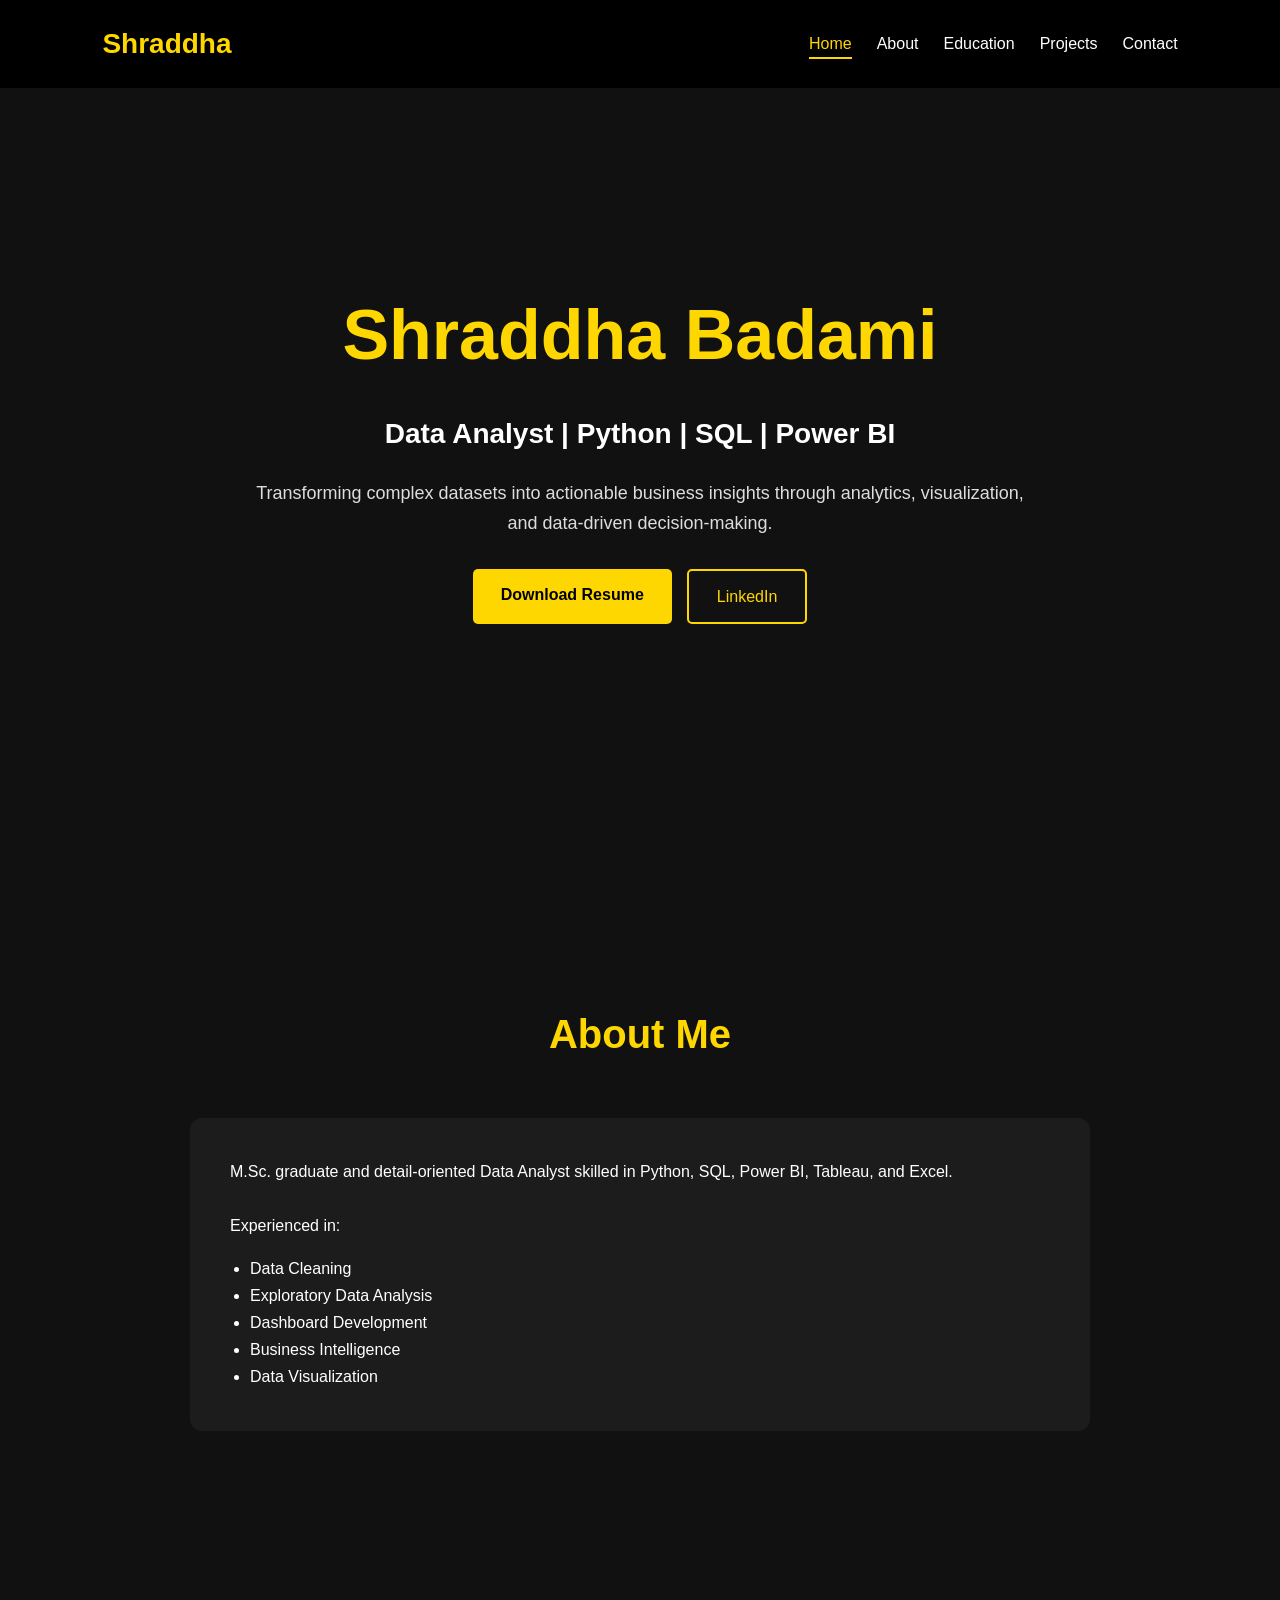
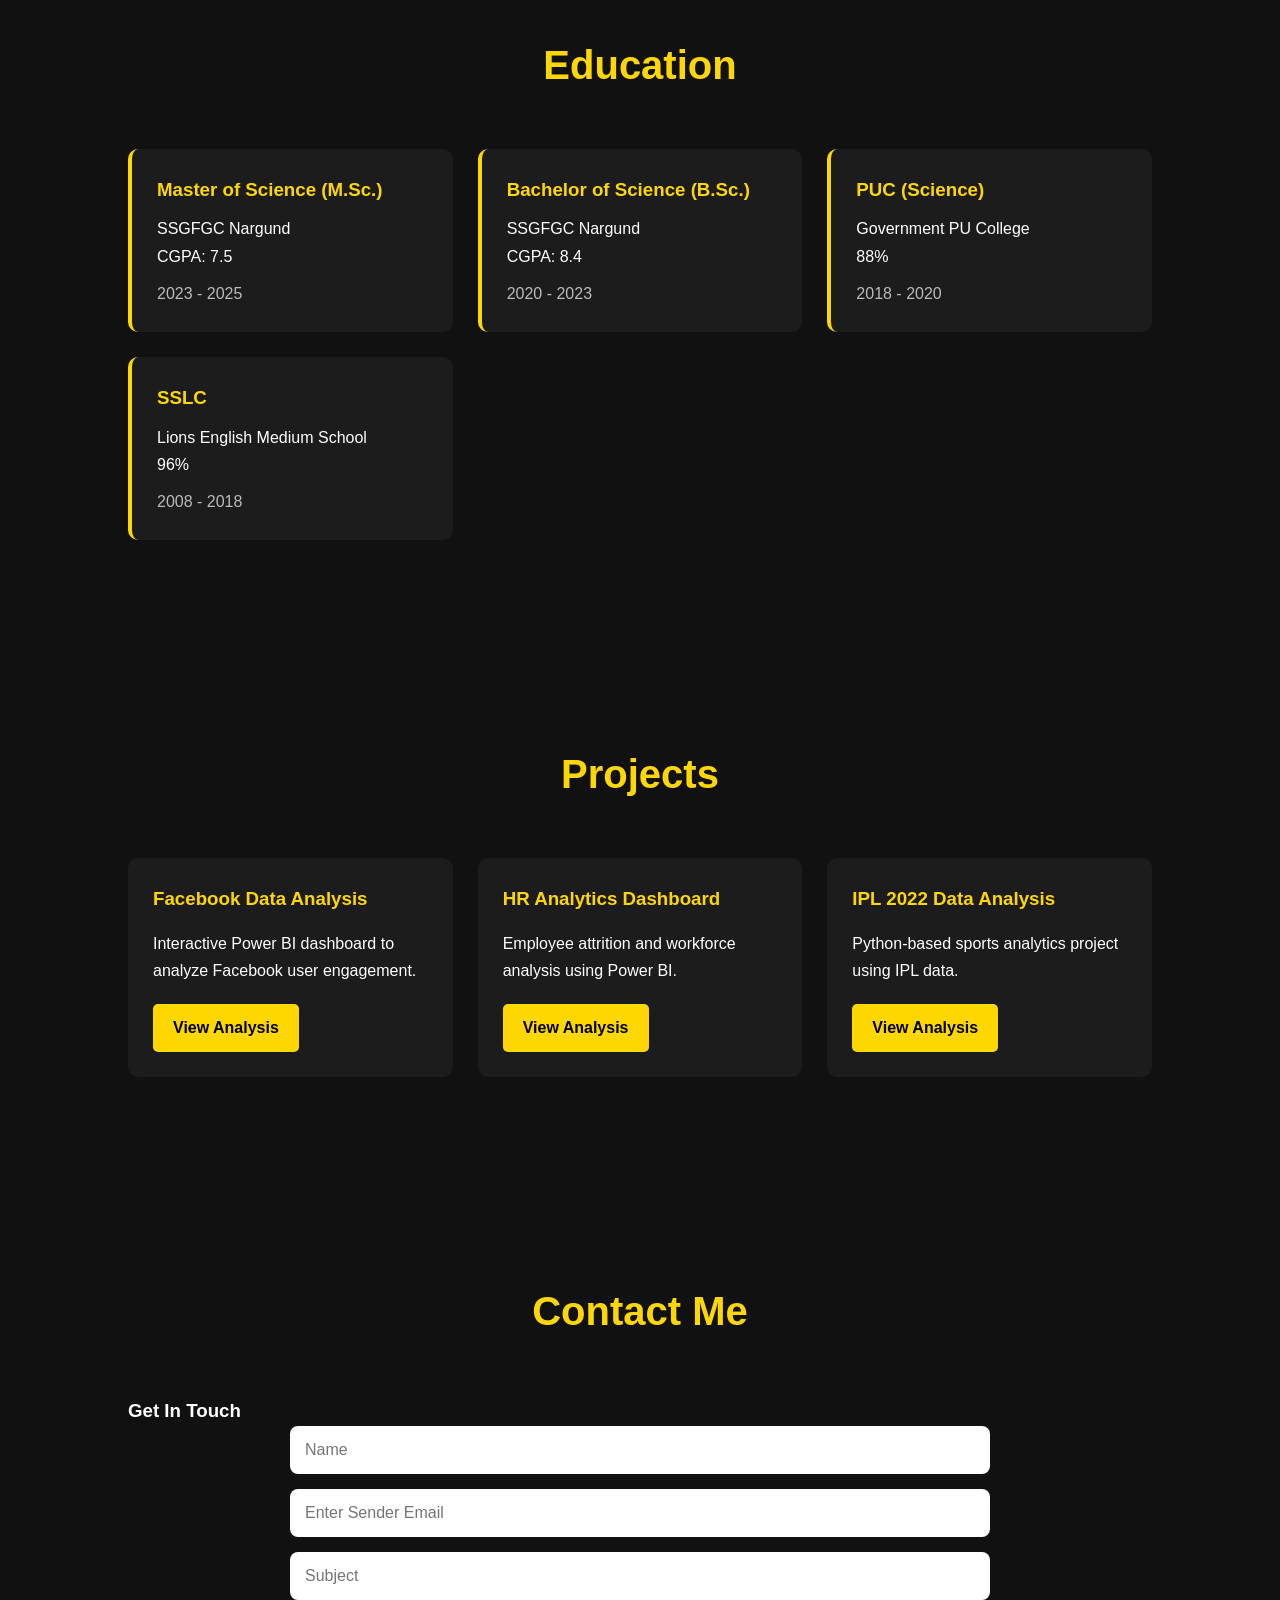
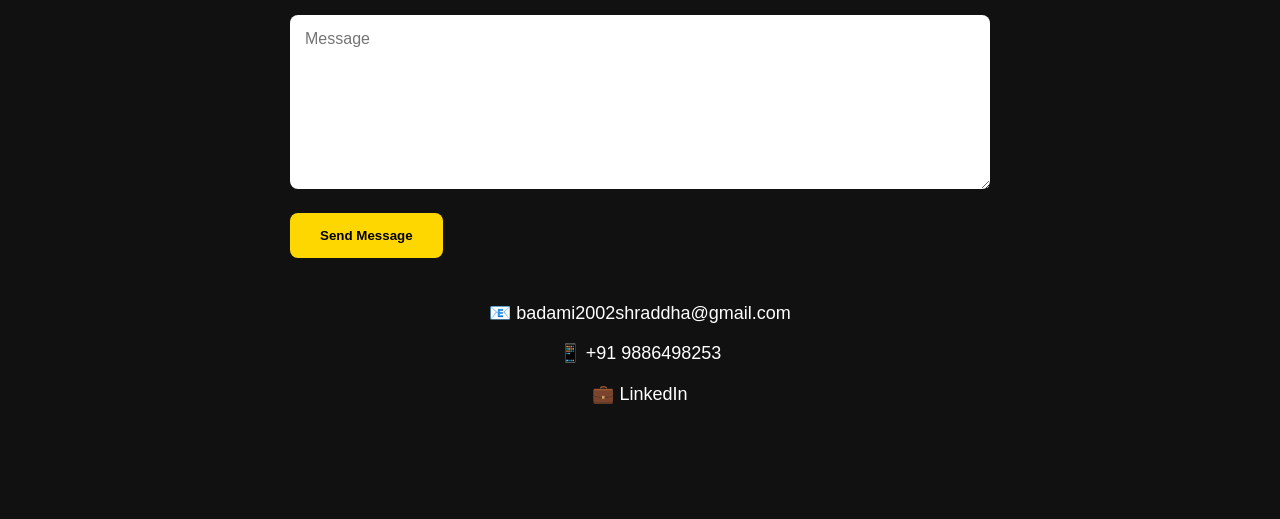
<file: index.html>
<!DOCTYPE html>
<html lang="en">

<head>
    <meta charset="UTF-8">
    <meta name="viewport" content="width=device-width, initial-scale=1.0">
    <title>Shraddha Badami | Data Analyst Portfolio</title>

    <link rel="stylesheet" href="style.css">
</head>

<body>

    <!-- Navigation -->

    <nav class="navbar">

        <div class="logo">
            Shraddha
        </div>

        <ul class="nav-links">
            <li><a href="#home">Home</a></li>
            <li><a href="#about">About</a></li>
            <li><a href="#education">Education</a></li>
            <li><a href="#projects">Projects</a></li>
            <li><a href="#contact">Contact</a></li>
        </ul>

    </nav>

    <!-- Home Section -->

    <section id="home" class="hero">

        <div class="hero-content">

            <h1>Shraddha Badami</h1>

            <h2>Data Analyst | Python | SQL | Power BI</h2>

            <p>
                Transforming complex datasets into actionable business insights through analytics,
                visualization, and data-driven decision-making.
            </p>

            <div class="hero-buttons">

               <a href="resume.pdf" download class="btn-primary">
                    Download Resume
                </a>

                <a href="https://www.linkedin.com/in/shraddha-badami-1229b22a0/"
                    target="_blank"
                    class="btn-secondary">
                    LinkedIn
                </a>

            </div>

        </div>

    </section>

    <!-- About -->

    <section id="about" class="section">

        <h2 class="section-title">About Me</h2>

        <div class="about-box">

            <p>
                M.Sc. graduate and detail-oriented Data Analyst skilled in Python,
                SQL, Power BI, Tableau, and Excel.
            </p>

            <br>

            <p>
                Experienced in:
            </p>

            <ul>
                <li>Data Cleaning</li>
                <li>Exploratory Data Analysis</li>
                <li>Dashboard Development</li>
                <li>Business Intelligence</li>
                <li>Data Visualization</li>
            </ul>

        </div>

    </section>

    <!-- Education -->

    <section id="education" class="section">

        <h2 class="section-title">Education</h2>

        <div class="education-container">

            <div class="education-card">

                <h3>Master of Science (M.Sc.)</h3>

                <p>SSGFGC Nargund</p>

                <p>CGPA: 7.5</p>

                <span>2023 - 2025</span>

            </div>

            <div class="education-card">

                <h3>Bachelor of Science (B.Sc.)</h3>

                <p>SSGFGC Nargund</p>

                <p>CGPA: 8.4</p>

                <span>2020 - 2023</span>

            </div>

            <div class="education-card">

                <h3>PUC (Science)</h3>

                <p>Government PU College</p>

                <p>88%</p>

                <span>2018 - 2020</span>

            </div>

            <div class="education-card">

                <h3>SSLC</h3>

                <p>Lions English Medium School</p>

                <p>96%</p>

                <span>2008 - 2018</span>

            </div>

        </div>

    </section>

    <!-- Projects -->

    <section id="projects" class="section">

        <h2 class="section-title">Projects</h2>

        <div class="projects-grid">

            <div class="project-card">

                <h3>Facebook Data Analysis</h3>

                <p>
                    Interactive Power BI dashboard to analyze Facebook user engagement.
                </p>

                <a href="projects/facebook.html">
                    View Analysis
                </a>

            </div>

            <div class="project-card">

                <h3>HR Analytics Dashboard</h3>

                <p>
                    Employee attrition and workforce analysis using Power BI.
                </p>

              <a href="projects/hr.html">
                    View Analysis
                </a>

            </div>

            <div class="project-card">

                <h3>IPL 2022 Data Analysis</h3>

                <p>
                    Python-based sports analytics project using IPL data.
                </p>
                <a href="projects/ipl.html">
                    View Analysis
                </a>

            </div>

        </div>

    </section>

    <!-- Contact -->

    <section id="contact" class="section">

    <h2 class="section-title">Contact Me</h2>

    <h3 class="contact-subtitle">
        Get In Touch
    </h3>

    <form class="contact-form">

        <input type="text" placeholder="Name" required>

        <input type="email" placeholder="Enter Sender Email" required>

        <input type="text" placeholder="Subject">

        <textarea rows="8" placeholder="Message"></textarea>

        <button type="submit">
            Send Message
        </button>

    </form>

    <div class="contact-info">

        <p>📧 badami2002shraddha@gmail.com</p>

        <p>📱 +91 9886498253</p>

        <p>💼 LinkedIn</p>

    </div>

</section>
</section>

<script src="script.js"></script>


</body>

</html>
</file>
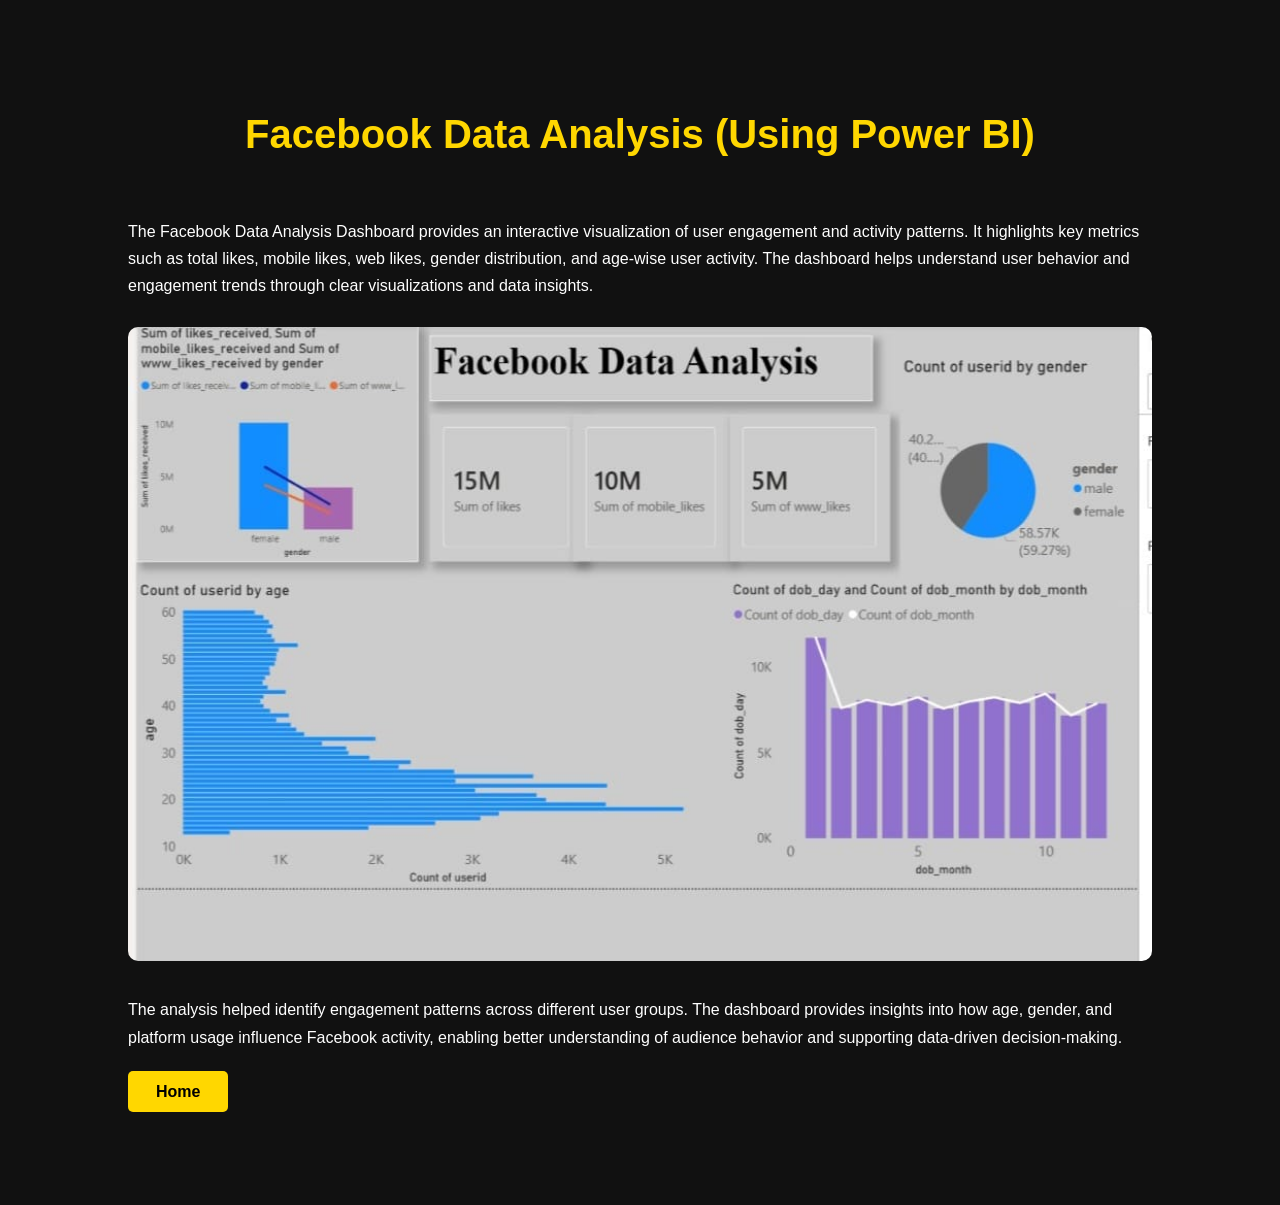
<file: projects/facebook.html>
<!DOCTYPE html>
<html lang="en">
<head>
<meta charset="UTF-8">
<meta name="viewport" content="width=device-width, initial-scale=1.0">
<title>Facebook Data Analysis</title>
<link rel="stylesheet" href="../style.css">
</head>

<body>

<section class="section">

<h1 class="section-title">
Facebook Data Analysis (Using Power BI)
</h1>

<p>
The Facebook Data Analysis Dashboard provides an interactive visualization of user engagement and activity patterns. It highlights key metrics such as total likes, mobile likes, web likes, gender distribution, and age-wise user activity. The dashboard helps understand user behavior and engagement trends through clear visualizations and data insights.
</p>

<br>

<img src="../images/facebook-dashboard.jpg"
alt="Facebook Dashboard"
style="width:100%; border-radius:10px;">
<br><br>

<p>
The analysis helped identify engagement patterns across different user groups. The dashboard provides insights into how age, gender, and platform usage influence Facebook activity, enabling better understanding of audience behavior and supporting data-driven decision-making.
</p>

<br>

<a href="../index.html" class="btn-primary">
Home
</a>

</section>

</body>
</html>
</file>
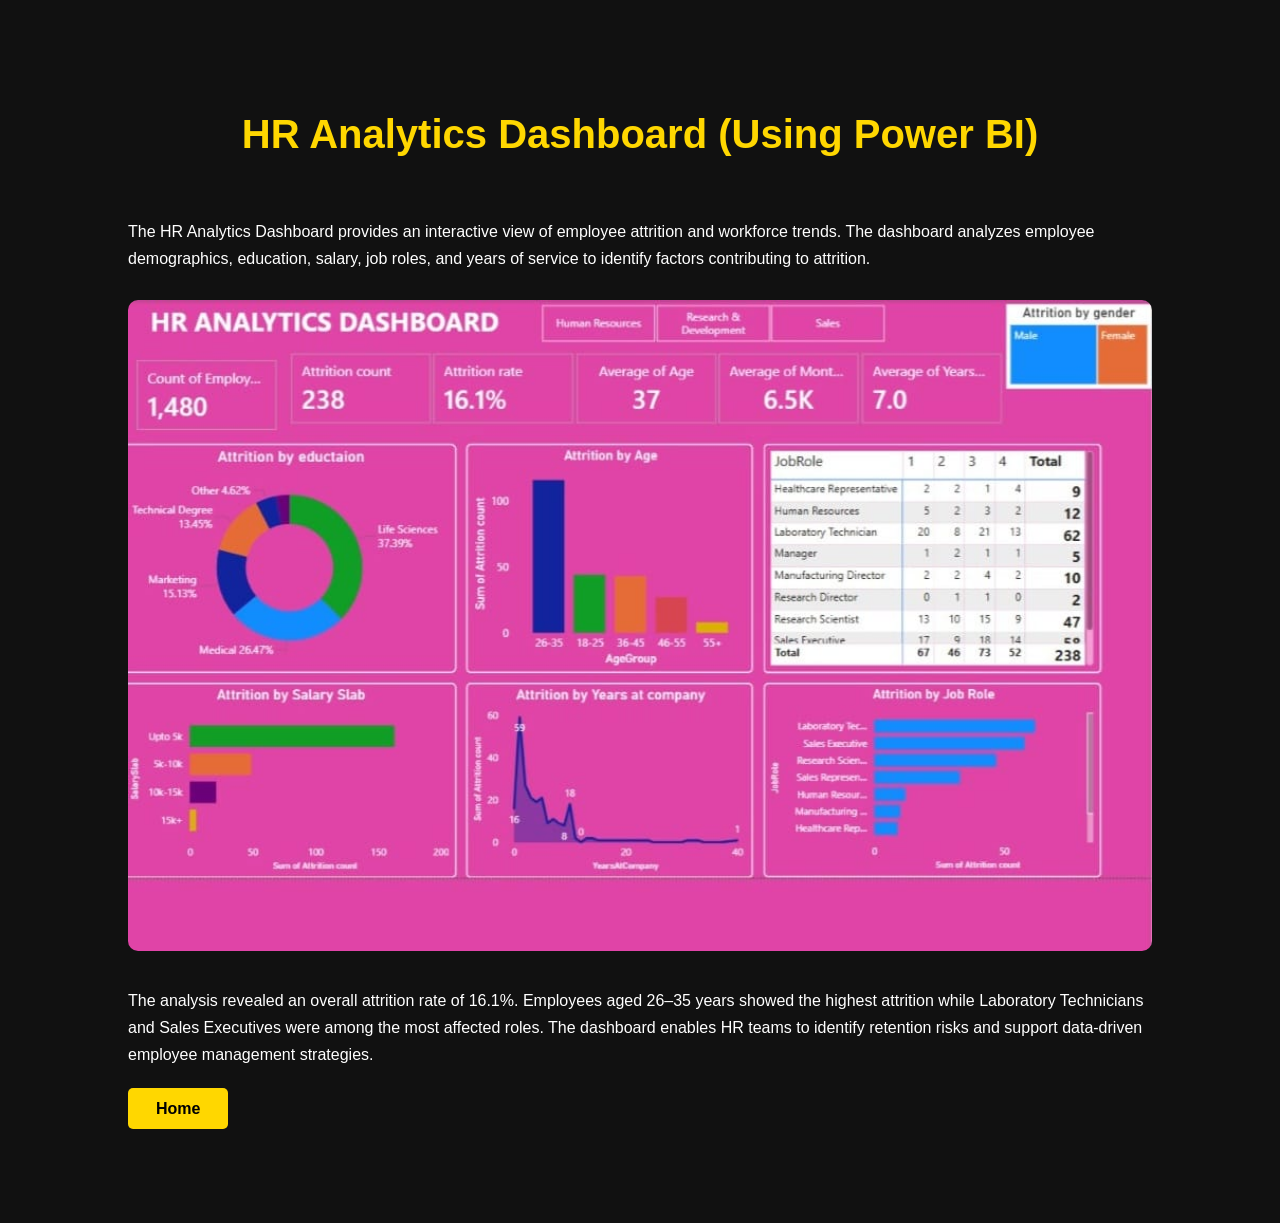
<file: projects/hr.html>
<!DOCTYPE html>
<html lang="en">
<head>
<meta charset="UTF-8">
<meta name="viewport" content="width=device-width, initial-scale=1.0">
<title>HR Analytics Dashboard</title>
<link rel="stylesheet" href="../style.css">
</head>

<body>

<section class="section">

<h1 class="section-title">
HR Analytics Dashboard (Using Power BI)
</h1>

<p>
The HR Analytics Dashboard provides an interactive view of employee attrition and workforce trends. The dashboard analyzes employee demographics, education, salary, job roles, and years of service to identify factors contributing to attrition.
</p>

<br>

<img src="../images/hr-dashboard.jpeg"
alt="HR Dashboard"
style="width:100%; border-radius:10px;">

<br><br>

<p>
The analysis revealed an overall attrition rate of 16.1%. Employees aged 26–35 years showed the highest attrition while Laboratory Technicians and Sales Executives were among the most affected roles. The dashboard enables HR teams to identify retention risks and support data-driven employee management strategies.
</p>

<br>

<a href="../index.html" class="btn-primary">
Home
</a>

</section>

</body>
</html>
</file>
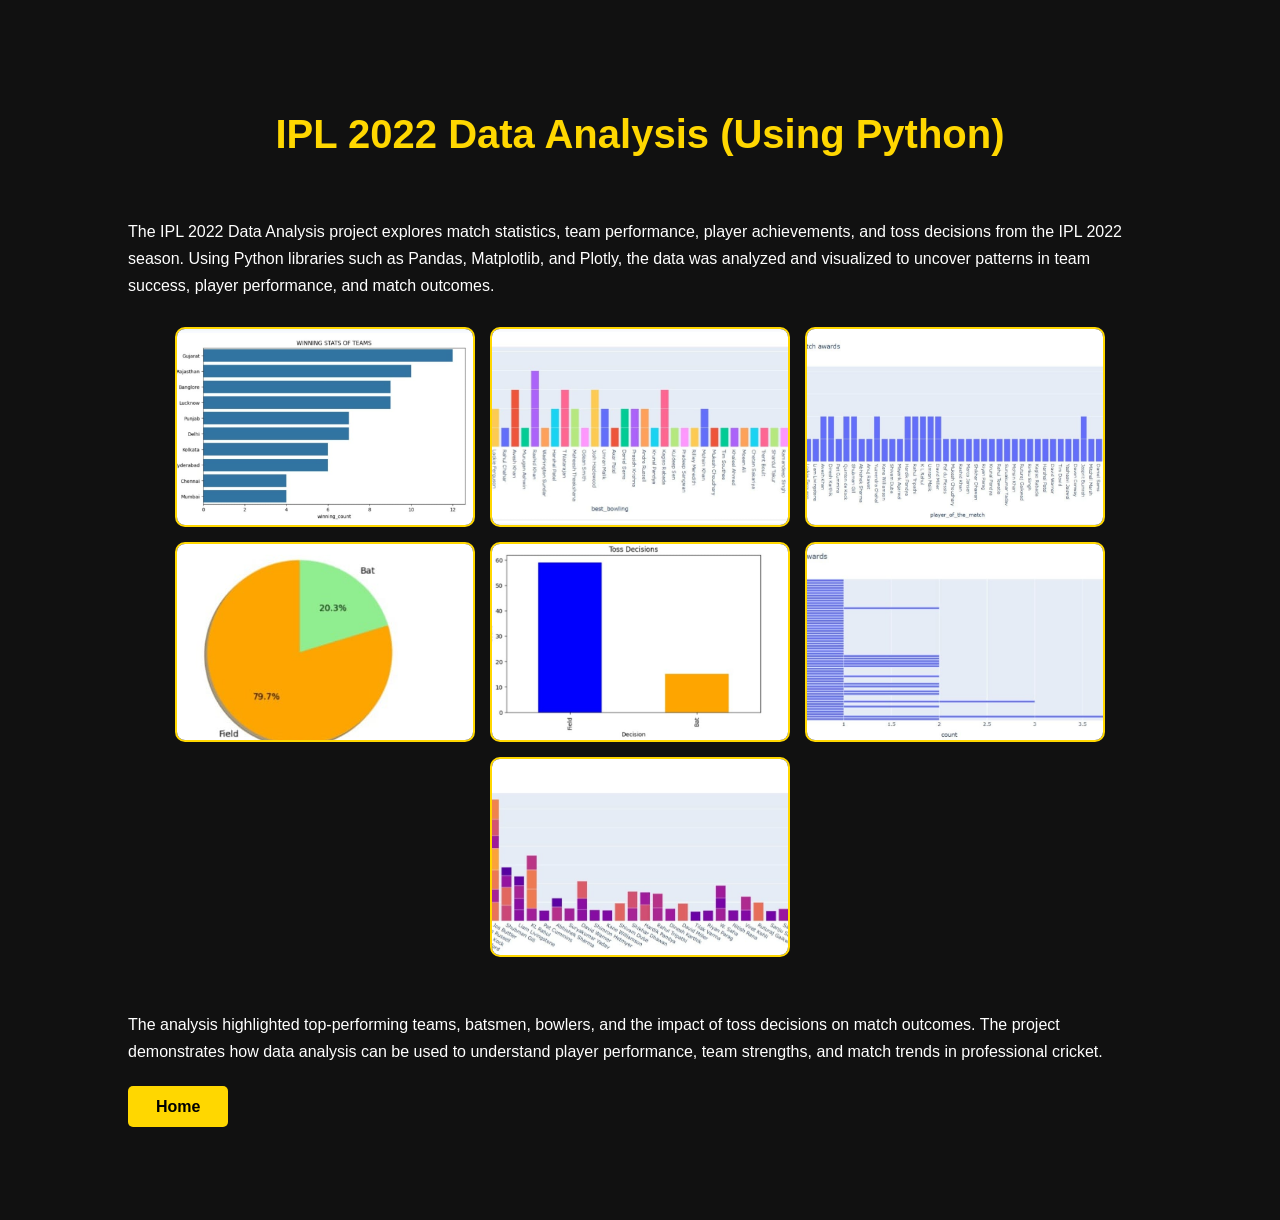
<file: projects/ipl.html>
<!DOCTYPE html>
<html lang="en">
<head>
<meta charset="UTF-8">
<meta name="viewport" content="width=device-width, initial-scale=1.0">
<title>IPL 2022 Data Analysis</title>
<link rel="stylesheet" href="../style.css">
</head>

<body>

<section class="section">

<h1 class="section-title">
IPL 2022 Data Analysis (Using Python)
</h1>

<p>
The IPL 2022 Data Analysis project explores match statistics, team performance, player achievements, and toss decisions from the IPL 2022 season. Using Python libraries such as Pandas, Matplotlib, and Plotly, the data was analyzed and visualized to uncover patterns in team success, player performance, and match outcomes.
</p>

<br>

<div class="gallery">
    <img src="../images/ipl_data_img-01.jpeg">
    <img src="../images/ipl_data_img-02.jpeg">
    <img src="../images/ipl_data_img-03.jpeg">
    <img src="../images/ipl_data_img-04.jpeg">
    <img src="../images/ipl_data_img-05.jpeg">
    <img src="../images/ipl_data_img-06.jpeg">
    <img src="../images/ipl_data_img-07.jpeg">
</div>
<br><br>

<p>
The analysis highlighted top-performing teams, batsmen, bowlers, and the impact of toss decisions on match outcomes. The project demonstrates how data analysis can be used to understand player performance, team strengths, and match trends in professional cricket.
</p>

<br>

<a href="../index.html" class="btn-primary">
Home
</a>

</section>

</body>
</html>
</file>
<file: style.css>
/* =========================
   GLOBAL
========================= */

*{
margin:0;
padding:0;
box-sizing:border-box;
scroll-behavior:smooth;
font-family:'Segoe UI',sans-serif;
}

body{
background:#111111;
color:white;
line-height:1.7;
overflow-x:hidden;
}

/* =========================
   NAVBAR
========================= */

.navbar{
position:fixed;
top:0;
width:100%;
display:flex;
justify-content:space-between;
align-items:center;
padding:20px 8%;
background:#000;
z-index:1000;
}

.logo{
font-size:28px;
font-weight:bold;
color:#FFD700;
}

.nav-links{
display:flex;
gap:25px;
list-style:none;
}

.nav-links a{
text-decoration:none;
color:white;
font-weight:500;
transition:0.3s;
}

.nav-links a:hover{
color:#FFD700;
}

/* =========================
   HERO
========================= */

.hero{
height:100vh;
display:flex;
justify-content:center;
align-items:center;
text-align:center;
padding:0 20px;
}

.hero-content{
max-width:800px;
}

.hero h1{
font-size:70px;
color:#FFD700;
margin-bottom:15px;
}

.hero h2{
font-size:28px;
margin-bottom:20px;
}

.hero p{
font-size:18px;
color:#ddd;
margin-bottom:30px;
}

.hero-buttons{
display:flex;
justify-content:center;
gap:15px;
flex-wrap:wrap;
}

.btn-primary{
background:#FFD700;
color:black;
padding:12px 28px;
text-decoration:none;
font-weight:bold;
border-radius:5px;
}

.btn-secondary{
border:2px solid #FFD700;
color:#FFD700;
padding:12px 28px;
text-decoration:none;
border-radius:5px;
}

.btn-secondary:hover{
background:#FFD700;
color:black;
}

/* =========================
   SECTIONS
========================= */

.section{
padding:100px 10%;
}

.section-title{
text-align:center;
font-size:40px;
margin-bottom:50px;
color:#FFD700;
}

/* =========================
   ABOUT
========================= */

.about-box{
background:#1c1c1c;
padding:40px;
border-radius:12px;
max-width:900px;
margin:auto;
}

.about-box ul{
margin-top:15px;
padding-left:20px;
}

/* =========================
   EDUCATION
========================= */

.education-container{
display:grid;
grid-template-columns:repeat(auto-fit,minmax(300px,1fr));
gap:25px;
}

.education-card{
background:#1c1c1c;
padding:25px;
border-radius:10px;
border-left:4px solid #FFD700;
}

.education-card h3{
margin-bottom:10px;
color:#FFD700;
}

.education-card span{
display:block;
margin-top:10px;
color:#bbb;
}

/* =========================
   PROJECTS
========================= */

.projects-grid{
display:grid;
grid-template-columns:repeat(auto-fit,minmax(300px,1fr));
gap:25px;
}

.project-card{
background:#1c1c1c;
padding:25px;
border-radius:10px;
transition:0.3s;
}

.project-card:hover{
transform:translateY(-8px);
}

.project-card h3{
color:#FFD700;
margin-bottom:15px;
}

.project-card p{
margin-bottom:20px;
}

.project-card a{
display:inline-block;
padding:10px 20px;
background:#FFD700;
color:black;
text-decoration:none;
font-weight:bold;
border-radius:5px;
}

/* =========================
   CONTACT
========================= */

.contact-info{
    text-align:center;
    margin-top:40px;
}

.contact-info p{
    margin:10px 0;
    font-size:18px;
}

.contact-form{
    max-width:700px;
    margin:auto;
}

.contact-form input,
.contact-form textarea{
    width:100%;
    padding:15px;
    margin-bottom:15px;
    border:none;
    border-radius:8px;
    font-size:16px;
}

.contact-form button{
    background:#FFD700;
    color:black;
    border:none;
    padding:15px 30px;
    border-radius:8px;
    font-weight:bold;
    cursor:pointer;
}
/* =========================
   FOOTER
========================= */

footer{
background:#000;
padding:30px;
text-align:center;
}

footer p{
margin:5px;
}

/* =========================
   MOBILE
========================= */

@media(max-width:768px){

.hero h1{
font-size:45px;
}

.hero h2{
font-size:20px;
}

.navbar{
flex-direction:column;
gap:15px;
}

.nav-links{
flex-wrap:wrap;
justify-content:center;
}

.section-title{
font-size:32px;
}

}

.gallery{
    display:flex;
    flex-wrap:wrap;
    gap:15px;
    justify-content:center;
}

.gallery img{
    width:300px;
    height:200px;
    object-fit:cover;
    border-radius:10px;
    border:2px solid #ffd700;
}

.nav-links a.active{
    color: #FFD700;
    border-bottom: 2px solid #FFD700;
    padding-bottom: 5px;
    transition: 0.3s ease;
}
</file>
